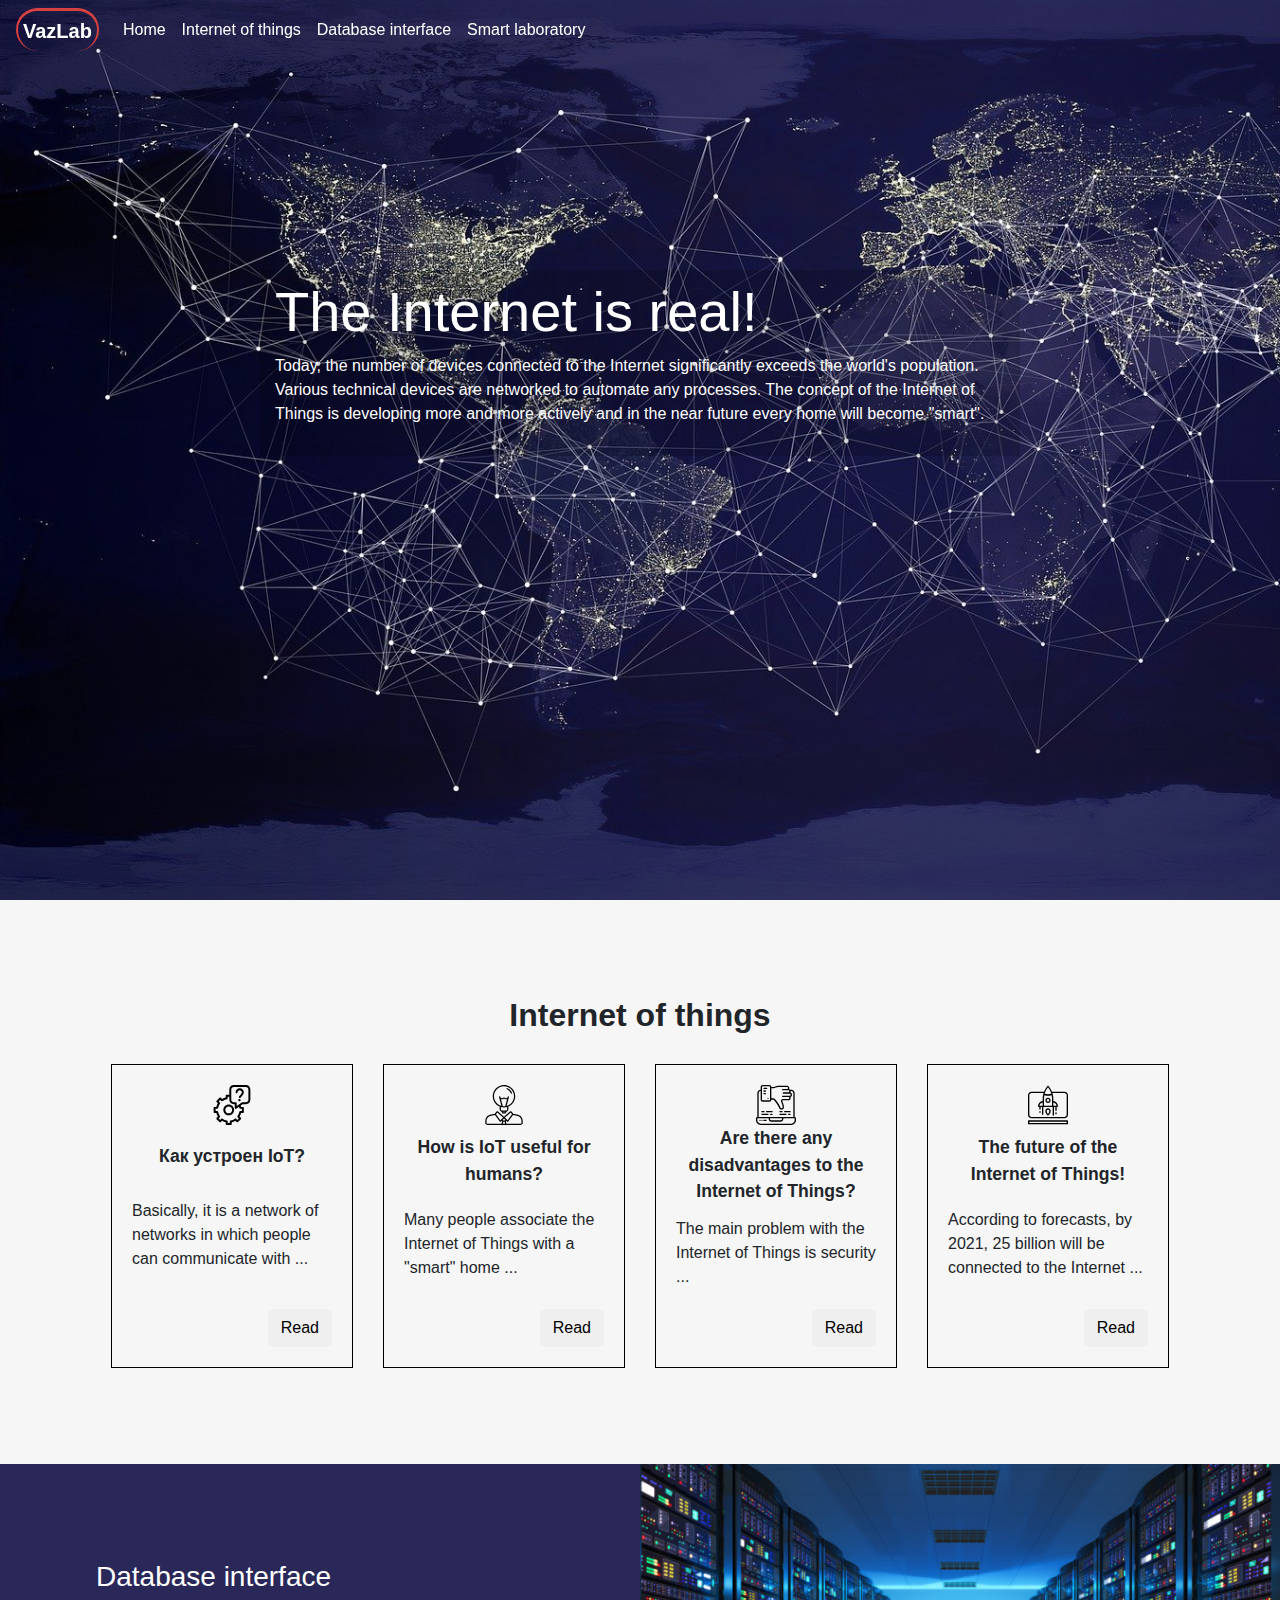
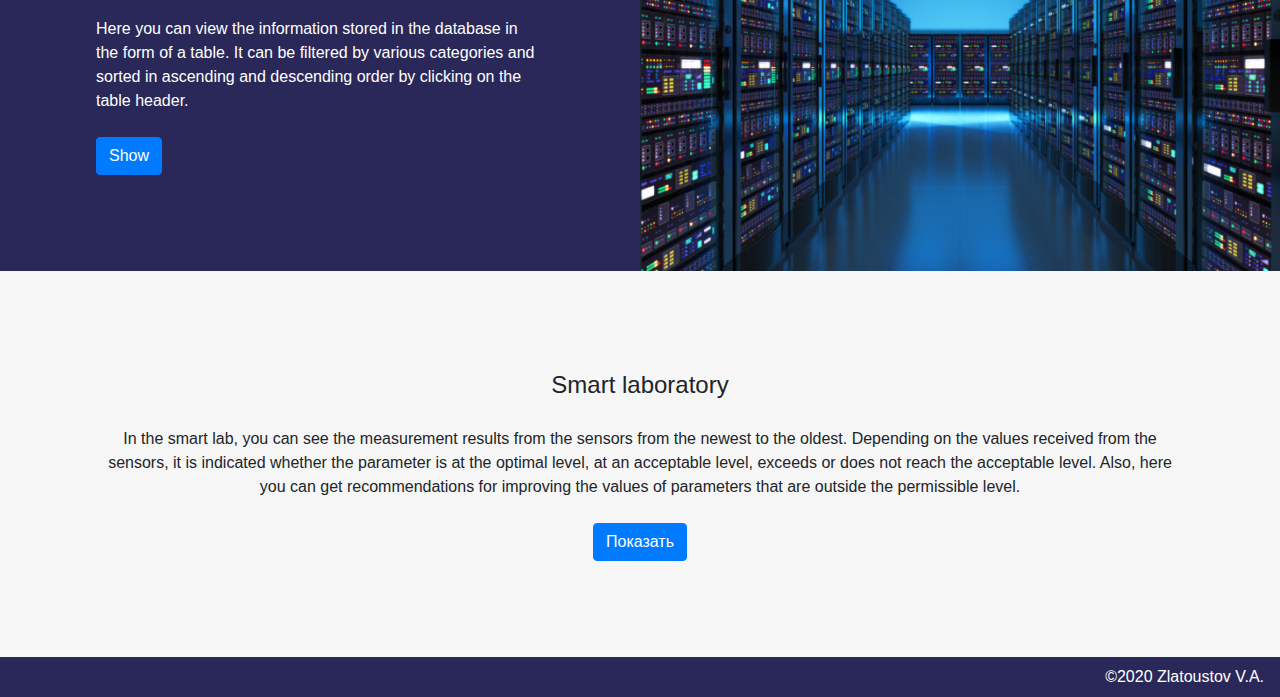
<file: VKR/index.html>
<!DOCTYPE html>
<html lang="ru">
<head>
    <title>Диплом</title>
    <meta charset="UTF-8">
    <meta name="viewport" content="width=device-width, initial-scale=1.0">
    <meta http-equiv="X-UA-Compatible" content="IE=edge" />
    <link rel="stylesheet" href="./bootstrap/css/bootstrap.min.css">
    <script type="text/javascript" src="./js/jquery-3.5.1.min.js"></script>
    <script src="./bootstrap/js/bootstrap.min.js"></script>

    <link rel="stylesheet" href="./css/main.css">
    <script>
        function loadXMLDoc(fileName)
        {
            if (window.ActiveXObject)
            {
                xhttp = new ActiveXObject("Msxml2.XMLHTTP");
            }
            else
            {
                xhttp = new XMLHttpRequest();
            }
            fileName += ( (fileName.indexOf('?') >= 0) ? '&' : '?' ) + '_=' + new Date().getTime();
            xhttp.open("GET", fileName, false);
            try
            {
                xhttp.responseType = "msxml-document";
            }
            catch(err)
            {} // For IE11
            xhttp.send(null);
            return xhttp.responseXML;
        }
        function displayResultParam(xslName, modalName, param)
        {
            xml = loadXMLDoc("xml/Database.xml");
            xsl = loadXMLDoc("xml/" + xslName + ".xsl");
            // code for IE
            if (window.ActiveXObject || xhttp.responseType == "msxml-document")
            {
                var xslt = new ActiveXObject("Msxml2.XSLTemplate");
                var xsldoc = new ActiveXObject("Msxml2.FreeThreadedDOMDocument");
                xsldoc.async = false;
                xsldoc.load("xml/" + xslName + ".xsl");
                xslt.stylesheet = xsldoc;
                xslproc = xslt.createProcessor();
                xslproc.input = xml;
                for (var [key, value] of param)
                {
                    xslproc.addParameter(key, value);
                }
                xslproc.transform();
                document.querySelector("#" + modalName).innerHTML = xslproc.output;
            }
            // code for Chrome, Firefox, Opera, etc.
            else if (document.implementation && document.implementation.createDocument)
            {
                xsltProcessor = new XSLTProcessor();
                for (var [key, value] of param)
                {
                    xsltProcessor.setParameter(null, key, value);
                }
                xsltProcessor.importStylesheet(xsl);
                resultDocument = xsltProcessor.transformToFragment(xml, document);
                var old = document.querySelector("#" + modalName + " .tableXml");
                if(!old)
                {
                    document.querySelector("#" + modalName).appendChild(resultDocument);
                }
                else
                {
                    document.querySelector("#" + modalName).replaceChild(resultDocument, old);
                }
            }
        }
        function createModals()
        {
            OutputDate();
            OutputLab();
        }
    </script>
</head>
<body onload="createModals()">
    <!-- MODALS -->
    <!-- MODALS XSLT -->
    <div id="dataModal" class="modalXml modal" tabindex="-1">
        <div class="modal-dialog modal-lg">
            <div class="modal-content">
                <div class="modal-header">
                    <h5 class="modal-title" id="allModalLabel">Database interface</h5>
                    <button type="button" class="close" data-dismiss="modal">
                        <span>&times;</span>
                    </button>
                </div>
                <div class="modal-body">
                    <select name="dataOut" onchange="OutputDate()">
                        <option value="all" selected>All</option>
                        <option value="microclimate">Microclimate</option>
                        <option value="production">Production factors</option>
                        <option value="tempAir">Air temperature</option>
                        <option value="tempSurface">Surface temperature</option>
                        <option value="humidity">Air humidity</option>
                        <option value="noize">Noise</option>
                        <option value="light">Illumination</option>
                    </select>
                    <!-- XSLT -->
                    <div id="dataTable" class="table-responsive"></div>
                </div>
                <div class="modal-footer">
                    <button type="button" class="btn btn-secondary" data-dismiss="modal">Close</button>
                </div>
            </div>
        </div>
    </div>
    <div id="labModal" class="modalXml modal" tabindex="-1">
        <div class="modal-dialog">
            <div class="modal-content">
                <div class="modal-header">
                    <h5 class="modal-title" id="allModalLabel">Smart laboratory</h5>
                    <button type="button" class="close" data-dismiss="modal">
                        <span>&times;</span>
                    </button>
                </div>
                <div id="labTable" class="modal-body container-fluid">
                    <!-- XSLT -->
                </div>
                <div class="modal-footer">
                    <button type="button" class="btn btn-secondary" data-dismiss="modal">Close</button>
                </div>
            </div>
        </div>
    </div>
    <!-- /MODALS XSLT  -->
    <div id="modalHow" class="modal" tabindex="-1">
        <div class="modal-dialog modal-lg">
            <div class="modal-content">
            <div class="modal-header">
                <h5 class="modal-title" id="allModalLabel">How does the IoT work?</h5>
                <button type="button" class="close" data-dismiss="modal">
                    <span>&times;</span>
                </button>
            </div>
            <div class="modal-body">
                Basically, it is a network of networks in which people can communicate with devices, and devices can communicate with each other, react to changes in the environment and make decisions without human intervention. IoT devices function on their own, although people can configure them or provide access to data. IoT systems operate in real time and usually consist of a network of smart devices and a cloud platform to which they are connected via WiFi, Bluetooth, or other forms of communication. First, the devices collect data - for example, about the temperature in an apartment or the user's heart rate, then this data is sent to the cloud. There the software processes them. What happens when the temperature gets too high or there is a burglar in the house? The system notifies the user about this or performs further actions itself - for example, calls the police.
            </div>
            <div class="modal-footer">
                <button type="button" class="btn btn-secondary" data-dismiss="modal">Close</button>
            </div>
          </div>
        </div>
    </div>
    <div id="modalThan" class="modal" tabindex="-1">
        <div class="modal-dialog modal-lg">
            <div class="modal-content">
            <div class="modal-header">
                <h5 class="modal-title" id="allModalLabel">How is IoT useful for humans?</h5>
                <button type="button" class="close" data-dismiss="modal">
                    <span>&times;</span>
                </button>
            </div>
            <div class="modal-body">
                Many people associate the Internet of Things with a "smart" home. Thanks to technologies and devices developed by Google, Yandex, Amazon, Apple and others, users can make online purchases, adjust the temperature in the room, turn on the lights and music, and give voice commands to virtual assistants. You no longer need to worry that you forgot to turn off the iron or tap - just press a button in your smartphone, and the smart home will fix everything. The computer vision surveillance system will recognize everyone who passes by your apartment and compare the images with the police base. Today, a "smart" home in Russia is basically Yandex's intellectual assistant "Alice", which turns on music, searches for information on the Internet, advises films, adjusts the lighting and temperature in the house, and turns on the kettle. IoT enables companies to automate processes and reduce labor costs. This reduces the volume of waste, improves the quality of services provided, and makes the production process and logistics cheaper. IoT affects all industries. The introduction of the Internet of Things in the electric power industry improves the controllability of substations and power lines due to remote monitoring, and in healthcare it allows to move to a new level of diagnostics of diseases - “smart” devices control the patient's health indicators. In agriculture, smart farms and greenhouses meter fertilizer and water on their own. The introduction of IoT in logistics reduces the cost of transportation and minimizes the impact of the human factor. IoT is actively implemented in the oil and gas and mining industries. For example, the use of in-depth analytics on boreholes is helping the oil and gas industry to increase production from already depleted fields. And the Internet of Things in transport is the transport itself, electronic displays, navigators, security systems, surveillance cameras that interact with each other.
            </div>
            <div class="modal-footer">
                <button type="button" class="btn btn-secondary" data-dismiss="modal">Close</button>
            </div>
          </div>
        </div>
    </div>
    <div id="modalFlaws" class="modal" tabindex="-1">
        <div class="modal-dialog modal-lg">
            <div class="modal-content">
            <div class="modal-header">
                <h5 class="modal-title" id="allModalLabel">Are there any disadvantages to the Internet of Things?</h5>
                <button type="button" class="close" data-dismiss="modal">
                    <span>&times;</span>
                </button>
            </div>
            <div class="modal-body">
                The main problem associated with the rapid development of IoT is security. Cybercriminals are constantly trying to hack remote monitoring devices for patients, databases with information about human health, intelligent car control systems, carry out phishing attacks, upload viruses to jailbroken devices, and even commit whole sabotage at factories. Therefore, participants in the IoT market need to learn how to protect their systems. Connecting more and more devices to the Internet will inevitably lead to job losses. For example, IoT systems will replace specialists in the maintenance, repair and installation of equipment. In addition, today the legal aspects of implementing the Internet of Things are rather vague.
            </div>
            <div class="modal-footer">
                <button type="button" class="btn btn-secondary" data-dismiss="modal">Close</button>
            </div>
          </div>
        </div>
    </div>
    <div id="modalFuture" class="modal" tabindex="-1">
        <div class="modal-dialog modal-lg">
            <div class="modal-content">
            <div class="modal-header">
                <h5 class="modal-title" id="allModalLabel">The future of the Internet of Things!</h5>
                <button type="button" class="close" data-dismiss="modal">
                    <span>&times;</span>
                </button>
            </div>
            <div class="modal-body">
                It is projected that 25 billion devices will be connected to the Internet by 2021. Cybercriminals will continue to attack them because the IoT system is a reliable and fast way to distribute malware. Consumers, businesses and entire cities will increasingly use smart technology to save time and money. For example, refrigerators will be able to warn of imminent food spoilage, traffic lights with built-in video sensors will regulate traffic depending on traffic. Now, however, the key problem in IoT implementation is the lack of uniform standards. Therefore, existing solutions are difficult to integrate with each other, and new ones appear slower than they could. Another nuance is that “things” on the Internet of Things should be autonomous, that is, be able to receive energy from the environment, without human intervention.
            </div>
            <div class="modal-footer">
                <button type="button" class="btn btn-secondary" data-dismiss="modal">Close</button>
            </div>
          </div>
        </div>
    </div>
    <!-- /Modals -->
    <header>
        <nav id="nav_main" class="navbar navbar-expand-lg">
            <a class="navbar-brand" href="#">VazLab</a>
            <button class="navbar-toggler" type="button" data-toggle="collapse" data-target="#navbarNav">
                <span></span>
            </button>
            <div class="collapse navbar-collapse" id="navbarNav">
                <ul class="navbar-nav">
                    <li class="nav-item">
                        <a class="nav-link" href="#">Home</a>
                    </li>
                    <li class="nav-item">
                        <a class="nav-link" href="#internet">Internet of things</a>
                    </li>
                    <li class="nav-item">
                        <a class="nav-link" href="#data">Database interface</a>
                    </li>
                    <li class="nav-item">
                        <a class="nav-link" href="#lab">Smart laboratory</a>
                    </li>
                </ul>
            </div>
        </nav>
        <div class="content container">
            <div class="content__row row">
                <div class="content__col col-sm-8">
                    <div class="content__heading">
                        The Internet is real!
                    </div>
                    <div class="content__txt">
                        Today, the number of devices connected to the Internet significantly exceeds the world's population. Various technical devices are networked to automate any processes. The concept of the Internet of Things is developing more and more actively and in the near future every home will become "smart".
                    </div>
                </div>
            </div>
        </div>
    </header>
    <main>
        <section id="internet" class="internet">
            <div class="container">
                <div class="intenet__title">
                    <h2>Internet of things</h2>
                </div>
                <div class="internet__content row">
                    <div class="card col-md-6 col-lg-3">
                        <div class="card-body">
                            <div class="card-img">
                                <img src="./img/support.svg" alt="question">
                            </div>
                            <div class="card-title">
                                Как устроен IoT?
                            </div>
                            <div class="card-text">
                                Basically, it is a network of networks in which people can communicate with ...
                            </div>
                            <button class="card-btn btn" data-toggle="modal" data-target="#modalHow">
                                Read
                            </button>
                        </div>
                    </div>
                    <div class="card col-md-6 col-lg-3">
                        <div class="card-body">
                            <div class="card-img">
                                <img src="./img/idea.svg" alt="idea">
                            </div>
                            <div class="card-title">
                                How is IoT useful for humans?
                            </div>
                            <div class="card-text">
                                Many people associate the Internet of Things with a "smart" home ...
                            </div>
                            <button class="card-btn btn" data-toggle="modal" data-target="#modalThan">
                                Read
                            </button>
                        </div>
                    </div>
                    <div class="card col-md-6 col-lg-3">
                        <div class="card-body">
                            <div class="card-img">
                                <img src="./img/dislike.svg" alt="dislike">
                            </div>
                            <div class="card-title">
                                Are there any disadvantages to the Internet of Things?
                            </div>
                            <div class="card-text">
                                The main problem with the Internet of Things is security ...
                            </div>
                            <button class="card-btn btn" data-toggle="modal" data-target="#modalFlaws">
                                Read
                            </button>
                        </div>
                    </div>
                    <div class="card col-md-6 col-lg-3">
                        <div class="card-body">
                            <div class="card-img">
                                <img src="./img/future.svg" alt="future">
                            </div>
                            <div class="card-title">
                                The future of the Internet of Things!
                            </div>
                            <div class="card-text">
                                According to forecasts, by 2021, 25 billion will be connected to the Internet ...
                            </div>
                            <button class="card-btn btn" data-toggle="modal" data-target="#modalFuture">
                                Read
                            </button>
                        </div>
                    </div>
                </div>
            </div>
        </section>
        <section id="data" class="data container-fluid">
            <div class="row">
                <div class="data__content col-md-6">
                    <h3 class="title">Database interface</h3>
                    <div class="text">
                        Here you can view the information stored in the database in the form of a table. It can be filtered by various categories and sorted in ascending and descending order by clicking on the table header.
                    </div>
                    <div class="btn_show">
                        <button type="button" class="btn btn-primary" data-toggle="modal" data-target="#dataModal">Show</button>
                    </div>
                </div>
                <div class="data__img col-md-6">

                </div>
            </div>
        </section>
        <section id="lab" class="lab">
            <div class="lab__title">
                Smart laboratory
            </div>
            <div class="lab__content">
                In the smart lab, you can see the measurement results from the sensors from the newest to the oldest. Depending on the values received from the sensors, it is indicated whether the parameter is at the optimal level,
                at an acceptable level, exceeds or does not reach the acceptable level. Also, here you can get recommendations for improving the values of parameters that are outside the permissible level.
            </div>
            <div class="lab__btn">
                <button type="button" class="btn btn-primary" data-toggle="modal" data-target="#labModal">Показать</button>
            </div>
        </section>
    </main>
    <footer>
        <nav class="navbar navbar-expand-lg">
            ©2020 Zlatoustov V.A.
        </nav>
    </footer>
</body>
<script>
    function scrollChange()
    {
        if(pageYOffset > (document.documentElement.clientHeight - document.getElementById("nav_main").clientHeight)/3)
        {
            if(!document.getElementById("nav_main").classList.contains("scroled"))
            {
                document.getElementById("nav_main").classList.add("scroled");
            }
        }
        else
        {
            if(document.getElementById("nav_main").classList.contains("scroled"))
            {
                document.getElementById("nav_main").classList.remove("scroled");
            }
        }
        return true;
    }

    window.addEventListener('scroll', function() {
        scrollChange();
    });
    window.addEventListener('resize', function() {
        scrollChange();
    });

    function SortDateTable(id)
    {
        var tableHead = document.querySelector("#"+id);
        var isAsc = 0;
        if(tableHead.classList.contains("sorted_asc"))
        {
            isAsc = 1;
        }
        return isAsc;
    }

    function SortByTitle(modalName)
    {
        var params = new Map();
        if(SortDateTable(modalName + "-title") == 0)
        {
            params.set("sortOrder", "ascending");
        }
        else
        {
            params.set("sortOrder", "descending");
        }
        displayResultParam(modalName + '/' + modalName +'ByTitle', 'dataTable', params);
    }
    function SortByUnit(modalName)
    {
        var params = new Map();
        if(SortDateTable(modalName + "-unit") == 0)
        {
            params.set("sortOrder", "ascending");
        }
        else
        {
            params.set("sortOrder", "descending");
        }
        displayResultParam(modalName + '/' + modalName +'ByUnit', 'dataTable', params);
    }
    function SortByValue(modalName)
    {
        var params = new Map();
        if(SortDateTable(modalName + "-value") == 0)
        {
            params.set("sortOrder", "ascending");
        }
        else
        {
            params.set("sortOrder", "descending");
        }
        displayResultParam(modalName + '/' + modalName +'ByValue', 'dataTable', params);
    }
    function SortByDate(modalName)
    {
        var params = new Map();
        if(SortDateTable(modalName + "-date") == 0)
        {
            params.set("sortOrder", "ascending");
        }
        else
        {
            params.set("sortOrder", "descending");
        }
        displayResultParam(modalName + '/' + modalName +'ByDate', 'dataTable', params);
    }

    function OutputDate()
    {
        var selectValue = GetSelectedValue();
        var params = new Map();
        params.set("sortOrder", "descending");
        switch(selectValue)
        {
            case "all":
                displayResultParam('all/allByDate', 'dataTable', params);
            break;
            case "microclimate":
                displayResultParam('microclimate/microclimateByDate', 'dataTable', params);
            break;
            case "production":
                displayResultParam('production/productionByDate', 'dataTable', params);
            break;
            case "tempAir":
                displayResultParam('tempAir/tempAirByDate', 'dataTable', params);
            break;
            case "tempSurface":
                displayResultParam('tempSurface/tempSurfaceByDate', 'dataTable', params);
            break;
            case "humidity":
                displayResultParam('humidity/humidityByDate', 'dataTable', params);
            break;
            case "noize":
                displayResultParam('noize/noizeByDate', 'dataTable', params);
            break;

            case "light":
                displayResultParam('light/lightByDate', 'dataTable', params);
            break;
        }
    }

    function GetSelectedValue()
    {
        var selection = document.getElementsByName("dataOut")[0];
        return selection[selection.selectedIndex].value;
    }

    function OutputLab()
    {
        var params = new Map();
        displayResultParam('report/all', 'labTable', params);
    }
</script>
</html>
</file>
<file: VKR/css/main.css>
html
{
    scroll-behavior: smooth;
}
/* HEADER */
header {
    height: 100vh;
    background-image: url("../img/earth-net.jpg");
    background-repeat: no-repeat;
    background-size: cover;
    background-attachment: fixed;
    color: #fff;
}

header nav {
    position: fixed !important;
    width: 100vw;
    z-index: 10;
}

.navbar-toggler {
    position: relative;
    height: 20px;
    right: 10px;
}

.navbar-toggler > span,
.navbar-toggler > span::before,
.navbar-toggler > span::after {
  display: block;
  position: absolute;
  width: 100%;
  height: 2px;
  background-color: #fff;
  right: 0px;
}
.navbar-toggler > span::before {
  content: '';
  top: -8px;
}
.navbar-toggler > span::after {
  content: '';
  top: 8px;
}

header a {
    color: #fff;
}

nav.scroled {
    background-color: #2A2859;
}

header a:hover {
    color: #3b99ff;
}

header .content {
    margin: 0 auto;
    position: relative;
    top: 30%;
}

header .content__row{
    justify-content: center;
}

header .content__col {
    background-color: rgba(0, 0, 0, 0.15);
    padding: 0 15px 30px 15px;
}

header .content__heading{
    font-size: 3.5rem;
}

header .content__txt{
    font-size: 1rem;
}

th {
    word-wrap: break-word;
}

.navbar-brand {
    border: 2px solid rgb(216, 65, 65) ;
    border-radius: 90px;
    border-bottom-style: none;
    border-width: 3px 2px 0px 2px;
    padding: 5px;
    font-weight: bold;
}
/* /HEADER */
/* MAIN */
/* INTERNET */
.internet {
    background-color: #F6F6F6;
    padding: 6rem;
}

.intenet__title {
    margin-bottom: 30px;
    text-align: center;
}

.internet h2 {
    font-weight: bold;
}

.internet__content {
    justify-content: space-between;
}

.internet__content .card {
    background-color: inherit;
    border: none;
}

.internet__content .card-body {
    border: 1px solid black;
    display: flex;
    flex-direction: column;
    justify-content: space-between;
}

.internet__content .card-img {
    height: 40px;
    width: 40px;
    align-self: center;
}

.card-img  img{
    max-width: 100%;
    max-height: 100%;
}

.internet__content .card-title {
    font-size: 1.1rem;
    font-weight: bold;
    text-align: center;
}


.internet__content .card-btn {
    margin-top: 20px;
    align-self: end;
}
/* /INTERNET */
/* DATA */
main .data__content {
    padding: 6rem;
    display: flex;
    flex-direction: column;
    background-color: #2A2859;
    color: #fff;
}

.data__content .title {
    margin-bottom: 1.5rem;
}

.data__content .text {
    margin-bottom: 1.5rem;
}

main .data__img {
    background-image: url("../img/cleandatabase.jpg");
    background-repeat: no-repeat;
    background-position: center;
    background-size: cover;
}

.modalXml .modal-dialog {
    max-width: 1140px;
}

.modalXml select {
    margin-bottom: 15px;
}

.tableXml tr th{
    position: relative;
    font-size: 1rem;
    font-weight: bold;
    user-select: none;
}

.tableXml .title {
    min-width: 115px;
}

.tableXml .unit {
    min-width: 127px;
}

.tableXml .value {
    min-width: 115px;
}

.tableXml .date {
    min-width: 79px;
}

.tableXml .sort:hover {
    background: #cccccc;
}

.tableXml .sort::before {
    content: "\2191";
    position: absolute;
    right: 1em;
    opacity: 0.3;
    /* display: block; */
    bottom: 0.7em;
}

.tableXml .sort::after {
    content: "\2193";
    position: absolute;
    right: 0.5em;
    opacity: 0.3;
    display: block;
    bottom: 0.7em;
}

.tableXml .sorted_asc.sort::before {
    opacity: 1;
}

.tableXml .sorted_dec.sort::after {
    opacity: 1;
}
/* /DATA */
/* LAB */
.lab {
    display: flex;
    flex-direction: column;
    padding: 6rem;
    justify-content: center;
    background-color: #F6F6F6;
}

.lab__title {
    text-align: center;
    font-size: 1.5rem;
    margin-bottom: 1.5rem;
}

.lab__content {
    margin-bottom: 1.5rem;
    text-align: center;
}

.lab__btn {
    text-align: center;
}

#labModal .modal-dialog {
    max-width: 1250px;
}

#labModal .card {
    margin-bottom: 0.5rem;
    margin-right: 0.5rem;
    padding: 0;
}

#labModal .card-title {
    min-height: 48px;
}

#labModal .cardRow {
    padding-left: 1rem;
    padding-right: 1rem;
    justify-content: space-between;
}

#labModal .card-body {
    padding: 1.25rem 0;
    text-align: center;
}

#labModal .card-text {
    min-height: 85px;
    margin: 7px 0;
}

#labModal .recommend {
    font-size: 0.7rem;
    vertical-align: middle;
    display: inline-block;
}

#labModal .modalMinMax .modal-content{
    min-height: 80vh;
}
/* /LAB */
/* /MAIN */
footer {
    background-color: #2A2859;
    color: #fff;
}

footer nav{
    justify-content: end !important;
}
</file>
